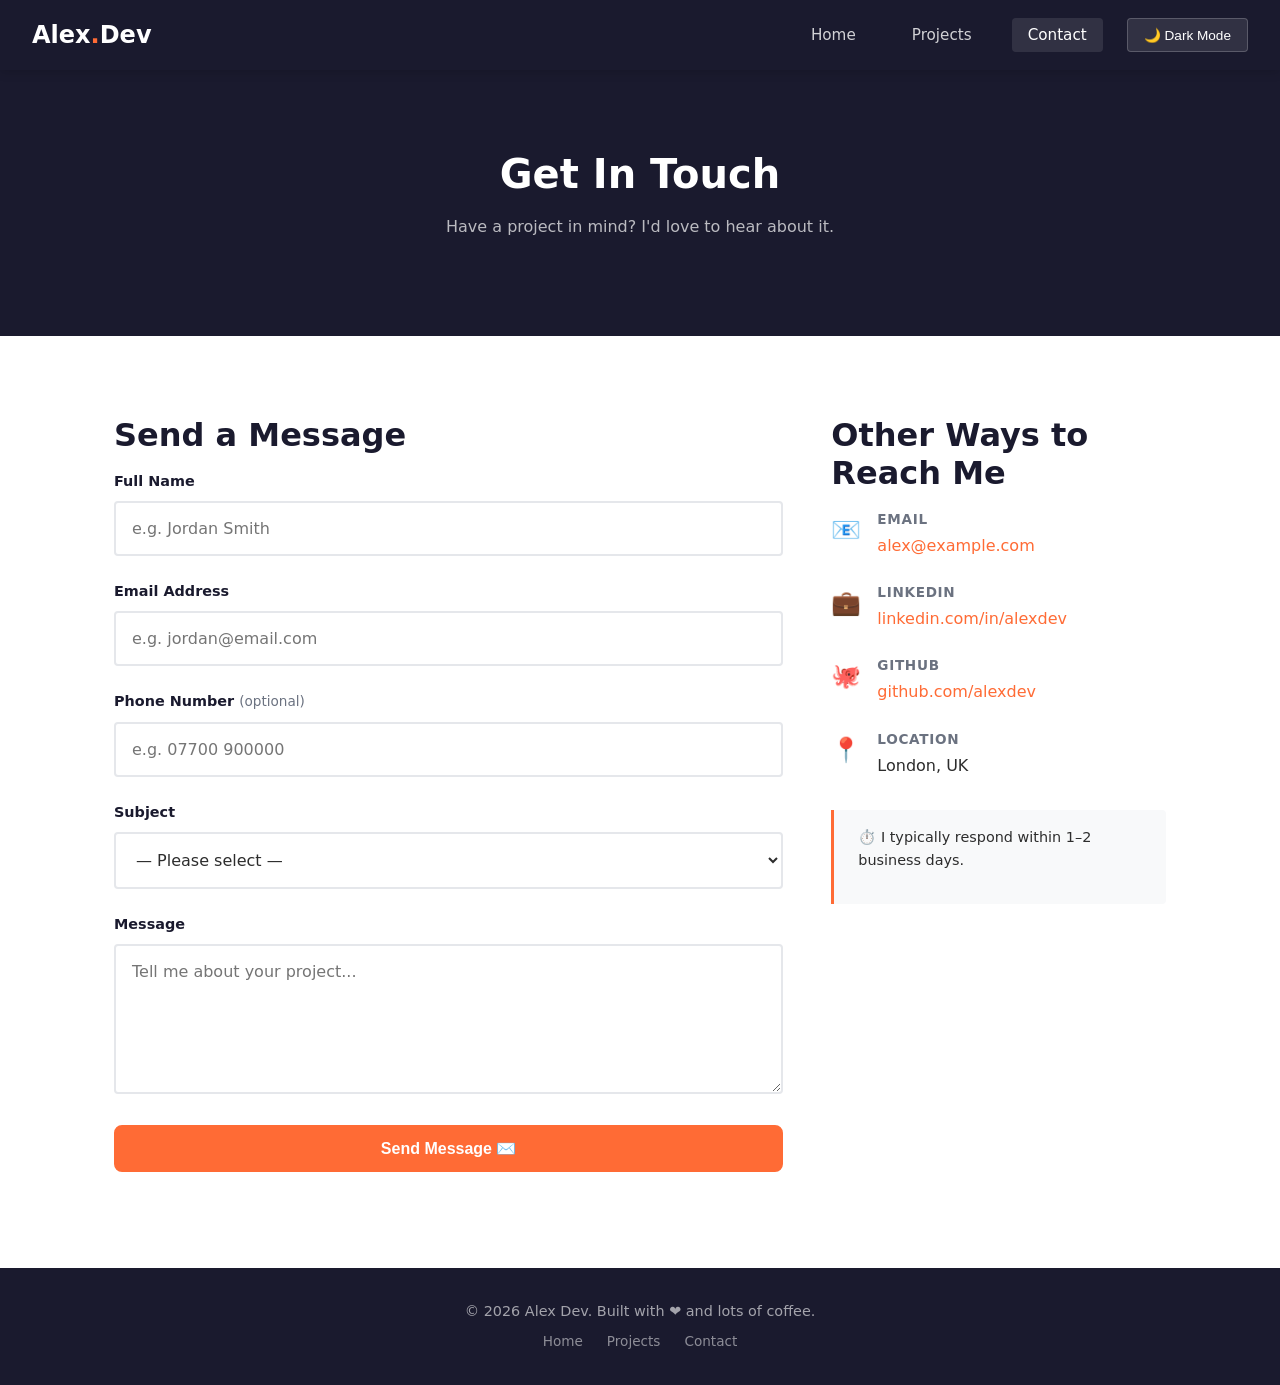
<file: contact.html>
<!DOCTYPE html>
<!--
  ============================================================
  WEEK 3 — Forms, Links & Tables
  ============================================================
  What we're building: The CONTACT page of Alex's portfolio.

  This page is the main teaching example for HTML forms.

  Key form concepts covered:
  - <form> wraps all inputs
  - <label> must be paired with every <input> (accessibility)
  - <input> types: text, email, tel
  - <select> and <option> for dropdowns
  - <textarea> for multi-line text
  - required attribute for basic validation
  - name attribute — what gets sent to the server

  WEEK 7 — JavaScript adds form submission feedback (see script.js)
  ============================================================
-->
<html lang="en">

<head>
  <meta charset="UTF-8" />
  <meta name="viewport" content="width=device-width, initial-scale=1.0" />
  <title>Contact — Alex Dev</title>
  <link rel="stylesheet" href="style.css" />
</head>

<body>

  <!-- ==================== HEADER ======================== -->
  <header class="site-header">
    <div class="logo">
      <a href="index.html">Alex<span class="accent">.</span>Dev</a>
    </div>

    <button class="menu-toggle" id="menuToggle" aria-label="Toggle navigation">
      ☰
    </button>

    <nav class="main-nav" id="mainNav">
      <ul>
        <li><a href="index.html">Home</a></li>
        <li><a href="projects.html">Projects</a></li>
        <li><a href="contact.html" class="active">Contact</a></li>
        <li>
          <button class="dark-toggle" id="darkToggle">🌙 Dark Mode</button>
        </li>
      </ul>
    </nav>
  </header>


  <main>

    <section class="page-hero">
      <h1>Get In Touch</h1>
      <p>Have a project in mind? I'd love to hear about it.</p>
    </section>


    <!-- =================== CONTACT LAYOUT =================== -->
    <!--
      WEEK 5: Two-column layout using Flexbox.
      Left column: contact form.
      Right column: contact info.
      On mobile, they stack vertically (media query in style.css).
    -->
    <section class="contact-section">

      <div class="contact-grid">

        <!-- =========== LEFT: THE FORM =========== -->
        <div class="contact-form-wrapper">

          <h2>Send a Message</h2>

          <!--
            FORM ELEMENT — Week 3
            ─────────────────────
            action="/submit" — WHERE the form data gets sent (a server URL)
            method="POST"    — HOW the data is sent (POST hides data in request body)

            NOTE: For this learning project, the form doesn't actually
            submit anywhere. In Week 7, we prevent the default submit
            and show a success message with JavaScript instead.
          -->
          <form class="contact-form" id="contactForm" action="/submit" method="POST">

            <!-- ─── FIELD: Full Name ─── -->
            <!--
              ALWAYS pair <label> with <input>.

              The for="name" on <label> must MATCH the id="name" on <input>.
              This does two things:
              1. Clicking the label focuses the input (better UX)
              2. Screen readers announce the label when the input is focused
            -->
            <div class="form-group">
              <label for="name">Full Name</label>
              <input
                type="text"
                id="name"
                name="name"
                placeholder="e.g. Jordan Smith"
                required
              />
              <!--
                required — The browser won't submit if this is empty.
                name="name" — This is the KEY sent to the server: { name: "Jordan Smith" }
                placeholder — Hint text that disappears when you type
              -->
            </div>


            <!-- ─── FIELD: Email ─── -->
            <div class="form-group">
              <label for="email">Email Address</label>
              <input
                type="email"
                id="email"
                name="email"
                placeholder="e.g. jordan@email.com"
                required
              />
              <!--
                type="email" does two things automatically:
                1. Validates that the input looks like an email address
                2. On mobile, opens the email keyboard (with @ key visible)
              -->
            </div>


            <!-- ─── FIELD: Phone (optional) ─── -->
            <div class="form-group">
              <label for="phone">
                Phone Number <span class="optional">(optional)</span>
              </label>
              <input
                type="tel"
                id="phone"
                name="phone"
                placeholder="e.g. 07700 900000"
              />
              <!--
                type="tel" — Opens the number keyboard on mobile.
                No required attribute — this field is optional.
              -->
            </div>


            <!-- ─── FIELD: Subject (Dropdown) ─── -->
            <div class="form-group">
              <label for="subject">Subject</label>
              <!--
                <select> creates a dropdown menu.
                Each <option> is one choice.
                The value attribute is what gets sent to the server.
                The text between the tags is what the user SEES.
              -->
              <select id="subject" name="subject" required>
                <option value="">— Please select —</option>
                <option value="freelance">Freelance Project</option>
                <option value="collaboration">Collaboration</option>
                <option value="job">Job Opportunity</option>
                <option value="general">General Enquiry</option>
              </select>
            </div>


            <!-- ─── FIELD: Message (Textarea) ─── -->
            <div class="form-group">
              <label for="message">Message</label>
              <!--
                <textarea> is for multi-line text input.
                rows="6" sets the visible height (but user can resize).
                Unlike <input>, textarea has a closing tag.
                Default content goes BETWEEN the tags (not in placeholder).
              -->
              <textarea
                id="message"
                name="message"
                rows="6"
                placeholder="Tell me about your project..."
                required
              ></textarea>
            </div>


            <!-- ─── SUBMIT BUTTON ─── -->
            <!--
              type="submit" — Clicking this triggers form submission.
              The browser will validate required fields first.
            -->
            <button type="submit" class="btn btn-primary btn-full">
              Send Message ✉️
            </button>

            <!--
              WEEK 7: JavaScript writes a success or error message here.
              It's empty in HTML — JS fills it in dynamically.
            -->
            <p class="form-feedback" id="formFeedback"></p>

          </form>
        </div>


        <!-- =========== RIGHT: CONTACT INFO =========== -->
        <div class="contact-info">

          <h2>Other Ways to Reach Me</h2>

          <!-- WEEK 3: Special link types -->
          <div class="contact-detail">
            <span class="contact-icon">📧</span>
            <div>
              <strong>Email</strong>
              <!-- href="mailto:..." opens the user's email client -->
              <a href="mailto:alex@example.com">alex@example.com</a>
            </div>
          </div>

          <div class="contact-detail">
            <span class="contact-icon">💼</span>
            <div>
              <strong>LinkedIn</strong>
              <a href="https://linkedin.com" target="_blank" rel="noopener">
                linkedin.com/in/alexdev
              </a>
            </div>
          </div>

          <div class="contact-detail">
            <span class="contact-icon">🐙</span>
            <div>
              <strong>GitHub</strong>
              <a href="https://github.com" target="_blank" rel="noopener">
                github.com/alexdev
              </a>
            </div>
          </div>

          <div class="contact-detail">
            <span class="contact-icon">📍</span>
            <div>
              <strong>Location</strong>
              <span>London, UK</span>
            </div>
          </div>

          <!-- Quick info box -->
          <div class="response-note">
            <p>⏱️ I typically respond within 1–2 business days.</p>
          </div>

        </div>

      </div>
    </section>

  </main>


  <!-- ==================== FOOTER ======================== -->
  <footer class="site-footer">
    <p>
      © <span id="currentYear"></span> Alex Dev. Built with ❤️ and lots of coffee.
    </p>
    <nav class="footer-nav">
      <a href="index.html">Home</a>
      <a href="projects.html">Projects</a>
      <a href="contact.html">Contact</a>
    </nav>
  </footer>

  <script src="script.js"></script>

</body>
</html>
</file>
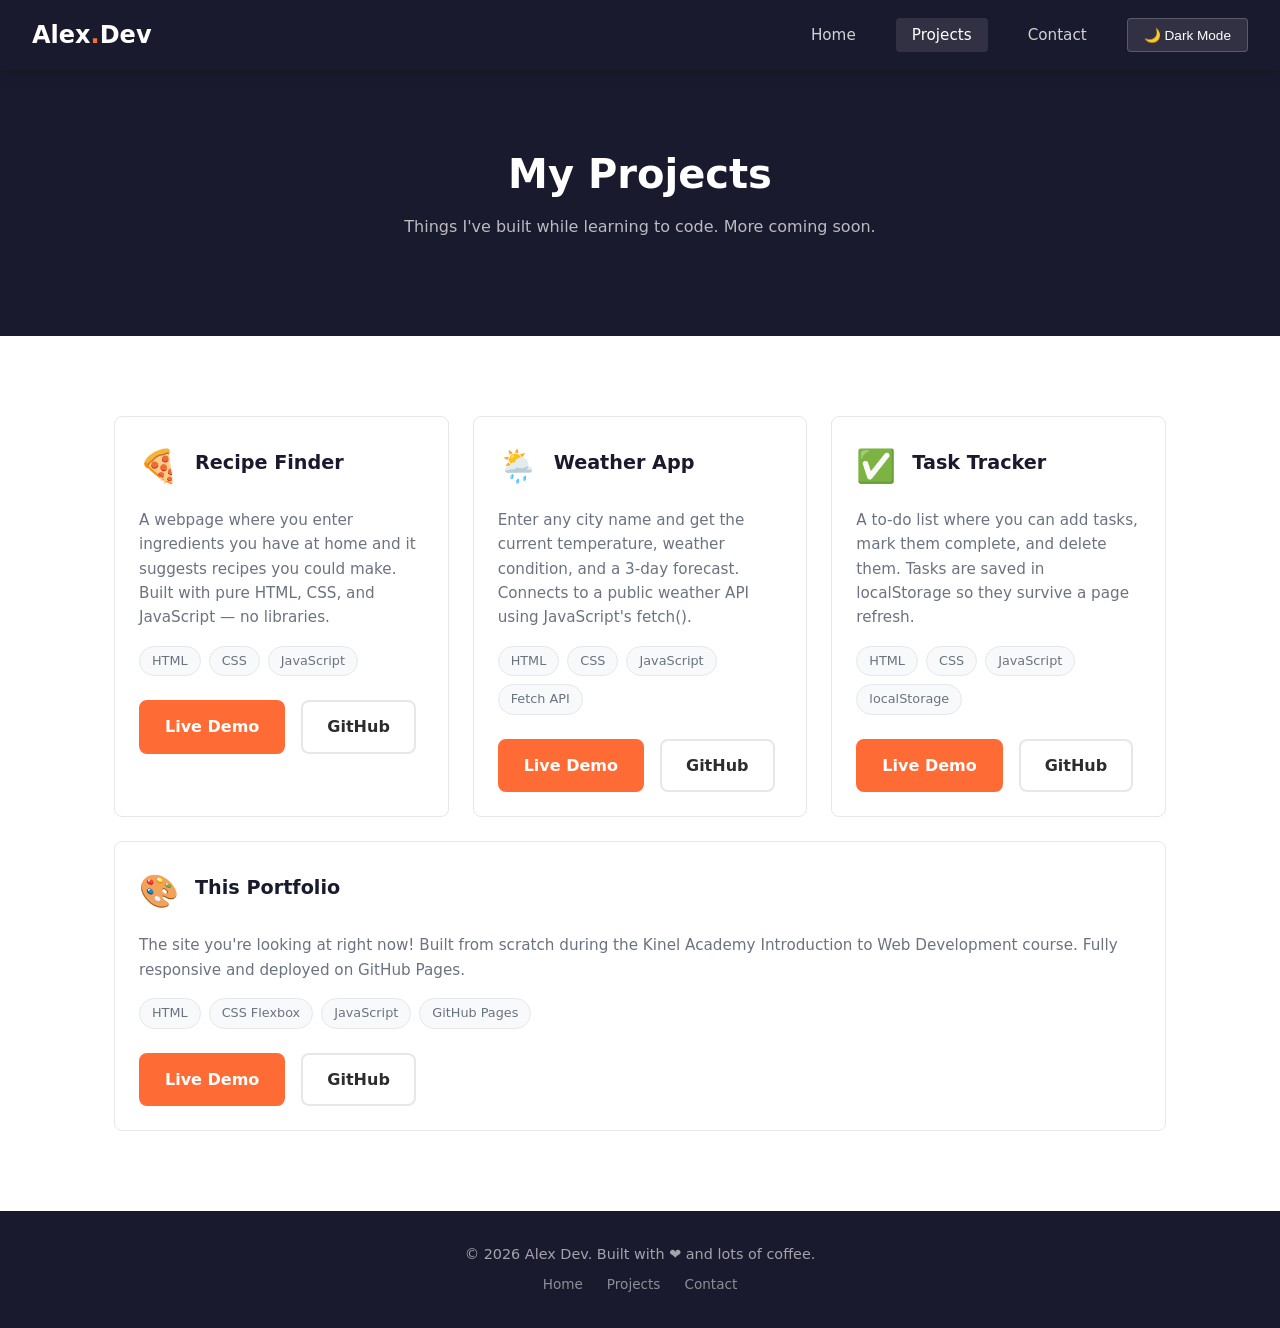
<file: projects.html>
<!DOCTYPE html>
<!--
  ============================================================
  WEEK 3 — Links & Page Navigation
  ============================================================
  What we're building: The PROJECTS page of Alex's portfolio.

  Key concepts reinforced here:
  - Linking between pages with <a href="...">
  - Consistent <header> and <footer> across pages (copy & paste)
  - Using <section> and <article> to structure content
  - The <ul> unordered list and <li> list items

  WEEK 5 — Flexbox card grid layout (see style.css)
  ============================================================
-->
<html lang="en">

<head>
  <meta charset="UTF-8" />
  <meta name="viewport" content="width=device-width, initial-scale=1.0" />

  <!-- Note: Each page has its OWN title in the browser tab -->
  <title>Projects — Alex Dev</title>

  <!-- Same CSS file — one stylesheet styles the whole site -->
  <link rel="stylesheet" href="style.css" />
</head>

<body>

  <!-- ==================== HEADER ======================== -->
  <!--
    TEACHING POINT — WEEK 3:
    The header is IDENTICAL on every page. This gives users
    a consistent navigation experience. In a real project,
    you'd use a framework or templating system. For now,
    we copy and paste it — and that's fine for learning.
  -->
  <header class="site-header">
    <div class="logo">
      <a href="index.html">Alex<span class="accent">.</span>Dev</a>
    </div>

    <button class="menu-toggle" id="menuToggle" aria-label="Toggle navigation">
      ☰
    </button>

    <nav class="main-nav" id="mainNav">
      <ul>
        <li><a href="index.html">Home</a></li>
        <!-- "active" class highlights the CURRENT page in the nav -->
        <li><a href="projects.html" class="active">Projects</a></li>
        <li><a href="contact.html">Contact</a></li>
        <li>
          <button class="dark-toggle" id="darkToggle">🌙 Dark Mode</button>
        </li>
      </ul>
    </nav>
  </header>


  <main>

    <!-- =========== PAGE HERO =========== -->
    <section class="page-hero">
      <h1>My Projects</h1>
      <p>Things I've built while learning to code. More coming soon.</p>
    </section>


    <!-- =========== PROJECTS GRID =========== -->
    <!--
      WEEK 5: Same Flexbox card grid as index.html.
      Consistent layout = consistent user experience.
    -->
    <section class="projects-section">

      <div class="card-grid">

        <!--
          WEEK 2: We use <article> for self-contained content.
          Each project card is an "article" — it makes sense on its own.
          article > section > div — go from most semantic to least.
        -->
        <article class="card card-full">
          <div class="card-header">
            <span class="card-emoji">🍕</span>
            <h2>Recipe Finder</h2>
          </div>
          <p>
            A webpage where you enter ingredients you have at home and it
            suggests recipes you could make. Built with pure HTML, CSS, and
            JavaScript — no libraries.
          </p>

          <!-- WEEK 3: An unordered list — perfect for technologies used -->
          <ul class="tech-list">
            <li>HTML</li>
            <li>CSS</li>
            <li>JavaScript</li>
          </ul>

          <div class="card-links">
            <!-- target="_blank" opens in new tab | rel="noopener" is a security best practice -->
            <a href="#" target="_blank" rel="noopener" class="btn btn-primary">Live Demo</a>
            <a href="#" target="_blank" rel="noopener" class="btn btn-secondary">GitHub</a>
          </div>
        </article>


        <article class="card card-full">
          <div class="card-header">
            <span class="card-emoji">🌦️</span>
            <h2>Weather App</h2>
          </div>
          <p>
            Enter any city name and get the current temperature, weather
            condition, and a 3-day forecast. Connects to a public weather API
            using JavaScript's fetch().
          </p>
          <ul class="tech-list">
            <li>HTML</li>
            <li>CSS</li>
            <li>JavaScript</li>
            <li>Fetch API</li>
          </ul>
          <div class="card-links">
            <a href="#" target="_blank" rel="noopener" class="btn btn-primary">Live Demo</a>
            <a href="#" target="_blank" rel="noopener" class="btn btn-secondary">GitHub</a>
          </div>
        </article>


        <article class="card card-full">
          <div class="card-header">
            <span class="card-emoji">✅</span>
            <h2>Task Tracker</h2>
          </div>
          <p>
            A to-do list where you can add tasks, mark them complete, and
            delete them. Tasks are saved in localStorage so they survive
            a page refresh.
          </p>
          <ul class="tech-list">
            <li>HTML</li>
            <li>CSS</li>
            <li>JavaScript</li>
            <li>localStorage</li>
          </ul>
          <div class="card-links">
            <a href="#" target="_blank" rel="noopener" class="btn btn-primary">Live Demo</a>
            <a href="#" target="_blank" rel="noopener" class="btn btn-secondary">GitHub</a>
          </div>
        </article>


        <article class="card card-full">
          <div class="card-header">
            <span class="card-emoji">🎨</span>
            <h2>This Portfolio</h2>
          </div>
          <p>
            The site you're looking at right now! Built from scratch during
            the Kinel Academy Introduction to Web Development course.
            Fully responsive and deployed on GitHub Pages.
          </p>
          <ul class="tech-list">
            <li>HTML</li>
            <li>CSS Flexbox</li>
            <li>JavaScript</li>
            <li>GitHub Pages</li>
          </ul>
          <div class="card-links">
            <a href="#" target="_blank" rel="noopener" class="btn btn-primary">Live Demo</a>
            <a href="#" target="_blank" rel="noopener" class="btn btn-secondary">GitHub</a>
          </div>
        </article>

      </div>
    </section>

  </main>


  <!-- ==================== FOOTER ======================== -->
  <!-- Same footer on every page -->
  <footer class="site-footer">
    <p>
      © <span id="currentYear"></span> Alex Dev. Built with ❤️ and lots of coffee.
    </p>
    <nav class="footer-nav">
      <a href="index.html">Home</a>
      <a href="projects.html">Projects</a>
      <a href="contact.html">Contact</a>
    </nav>
  </footer>

  <!-- Same JS file on every page -->
  <script src="script.js"></script>

</body>
</html>
</file>
<file: style.css>
/*
  ============================================================
  ALEX DEV PORTFOLIO — style.css

  WEEK 3: Colors, fonts, spacing (added in Week 3)
  WEEK 4: Box model concepts (padding, border, margin)
  WEEK 5: Flexbox layouts + media queries

  TABLE OF CONTENTS:
  1.  CSS Variables (custom properties)
  2.  Reset & Base Styles
  3.  Typography
  4.  Layout Utilities
  5.  Header & Navigation (Flexbox — Week 5)
  6.  Hero Section
  7.  Buttons
  8.  Cards & Card Grid (Flexbox — Week 5)
  9.  About Section
  10. Skills Table
  11. Projects Page
  12. Contact Page & Form
  13. Footer
  14. Dark Mode
  15. Media Queries — Responsive Design (Week 5)
  ============================================================
*/


/* ============================================================
   1. CSS VARIABLES (Custom Properties)
   ============================================================
   WEEK 3 — CSS Fundamentals

   CSS variables let you define a value ONCE and reuse it everywhere.
   Change one variable → the change updates across the entire site.

   Syntax: --variable-name: value;
   Usage:  color: var(--variable-name);

   We define them on :root so they're available on every element.
   ============================================================ */

:root {
  /* Colour palette */
  --color-primary:    #ff6b35;   /* Orange — our main brand colour */
  --color-secondary:  #1a1a2e;   /* Deep navy — used for dark backgrounds */
  --color-accent:     #e94560;   /* Pink-red — for highlights and hover states */

  /* Background and text colours */
  --color-bg:         #ffffff;   /* Page background */
  --color-bg-soft:    #f8f9fa;   /* Slightly off-white for sections */
  --color-text:       #2d2d2d;   /* Main body text — NOT pure black (easier on eyes) */
  --color-text-muted: #6b7280;   /* Lighter text for subtitles and captions */

  /* Border */
  --color-border:     #e5e7eb;

  /* Spacing scale — consistent gaps throughout the site */
  --space-xs:   0.5rem;    /*  8px */
  --space-sm:   1rem;      /* 16px */
  --space-md:   1.5rem;    /* 24px */
  --space-lg:   2rem;      /* 32px */
  --space-xl:   3rem;      /* 48px */
  --space-2xl:  5rem;      /* 80px */

  /* Typography */
  --font-body:    'Segoe UI', system-ui, sans-serif;
  --font-heading: 'Segoe UI', system-ui, sans-serif;

  /* Borders */
  --radius-sm:  4px;
  --radius-md:  8px;
  --radius-lg:  16px;

  /* Transitions */
  --transition: 0.2s ease;
}


/* ============================================================
   2. RESET & BASE STYLES
   ============================================================
   WEEK 4 — The CSS Box Model

   The star selector (*) targets EVERY element on the page.

   box-sizing: border-box — THE most important CSS rule you'll add.

   DEFAULT (content-box):
     width: 300px + padding: 20px + border: 2px = 344px TOTAL
     The element is WIDER than you specified!

   WITH border-box:
     width: 300px TOTAL — padding and border are included.
     The element is EXACTLY as wide as you said.

   Always add this. No exceptions.
   ============================================================ */

*,
*::before,
*::after {
  box-sizing: border-box;  /* Week 4: Include padding + border in width/height */
  margin: 0;               /* Remove browser default margins */
  padding: 0;              /* Remove browser default padding */
}

body {
  font-family: var(--font-body);
  color: var(--color-text);
  background-color: var(--color-bg);
  line-height: 1.6;        /* Space between lines of text — 1.6 is comfortable to read */
}

img {
  max-width: 100%;         /* Images never overflow their container */
  display: block;          /* Removes the invisible gap below inline images */
}


/* ============================================================
   3. TYPOGRAPHY
   ============================================================
   WEEK 3 — CSS Fundamentals: Fonts & Text
   ============================================================ */

h1, h2, h3, h4 {
  font-family: var(--font-heading);
  line-height: 1.2;              /* Tighter line-height for headings */
  color: var(--color-secondary); /* Headings use our dark navy colour */
  margin-bottom: var(--space-sm);
}

h1 { font-size: 2.5rem; }   /* 40px */
h2 { font-size: 2rem; }     /* 32px */
h3 { font-size: 1.5rem; }   /* 24px */

p {
  margin-bottom: var(--space-sm);
  color: var(--color-text);
}

a {
  color: var(--color-primary);
  text-decoration: none;         /* Remove underline from links by default */
}

a:hover {
  text-decoration: underline;    /* Show underline on hover — accessibility best practice */
}

.accent {
  color: var(--color-primary);   /* Orange colour for branded text like "Alex." */
}

.optional {
  font-size: 0.85rem;
  color: var(--color-text-muted);
  font-weight: normal;
}


/* ============================================================
   4. LAYOUT UTILITIES
   ============================================================ */

/* A max-width container that stays centred on wide screens */
.container {
  max-width: 1100px;
  margin-left: auto;
  margin-right: auto;
  padding-left: var(--space-md);
  padding-right: var(--space-md);
}

section {
  padding: var(--space-2xl) var(--space-md); /* Big vertical padding between sections */
  max-width: 1100px;
  margin: 0 auto;
}

.section-subtitle {
  color: var(--color-text-muted);
  font-size: 1.1rem;
  margin-bottom: var(--space-lg);
}

.section-cta {
  text-align: center;
  margin-top: var(--space-lg);
}


/* ============================================================
   5. HEADER & NAVIGATION
   ============================================================
   WEEK 5 — Flexbox Layouts

   display: flex on the header makes it a FLEX CONTAINER.
   Direct children (logo, nav) become FLEX ITEMS.

   justify-content: space-between — pushes logo to LEFT, nav to RIGHT.
   align-items: center — vertically centres both in the header bar.
   ============================================================ */

.site-header {
  display: flex;                       /* Week 5: Enable Flexbox */
  justify-content: space-between;      /* Logo left, nav right */
  align-items: center;                 /* Vertically centre both */
  padding: var(--space-sm) var(--space-lg);
  background-color: var(--color-secondary);
  position: sticky;                    /* Stays at top when scrolling */
  top: 0;
  z-index: 100;                        /* Ensure it stays above all other content */
  box-shadow: 0 2px 10px rgba(0, 0, 0, 0.15);
}

/* Logo link */
.logo a {
  font-size: 1.5rem;
  font-weight: 700;
  color: white;
  text-decoration: none;
}

/* Navigation list — horizontal links */
.main-nav ul {
  display: flex;           /* Nav items side by side */
  align-items: center;
  gap: var(--space-md);    /* Space between nav items */
  list-style: none;        /* Remove bullet points */
}

.main-nav a {
  color: rgba(255, 255, 255, 0.8);   /* Slightly transparent white */
  font-size: 0.95rem;
  font-weight: 500;
  text-decoration: none;
  transition: color var(--transition);
  padding: var(--space-xs) var(--space-sm);
  border-radius: var(--radius-sm);
}

.main-nav a:hover,
.main-nav a.active {
  color: white;
  background-color: rgba(255, 255, 255, 0.1);
  text-decoration: none;
}

/* Mobile hamburger button — hidden on desktop, shown on mobile */
.menu-toggle {
  display: none;           /* Week 15: Shown only on mobile via @media query */
  background: none;
  border: 1px solid rgba(255, 255, 255, 0.4);
  color: white;
  font-size: 1.25rem;
  padding: var(--space-xs) var(--space-sm);
  cursor: pointer;
  border-radius: var(--radius-sm);
}

/* Dark mode toggle button in the nav */
.dark-toggle {
  background: rgba(255, 255, 255, 0.1);
  border: 1px solid rgba(255, 255, 255, 0.2);
  color: white;
  padding: var(--space-xs) var(--space-sm);
  border-radius: var(--radius-sm);
  cursor: pointer;
  font-size: 0.85rem;
  transition: background var(--transition);
}

.dark-toggle:hover {
  background: rgba(255, 255, 255, 0.2);
}


/* ============================================================
   6. HERO SECTION
   ============================================================
   WEEK 5 — Flexbox: Perfect centering with flex-direction: column
   ============================================================ */

.hero {
  display: flex;
  flex-direction: column;    /* Stack children vertically */
  justify-content: center;   /* Centre vertically */
  align-items: flex-start;   /* Align to the left */
  min-height: 70vh;          /* At least 70% of the viewport height */
  background: linear-gradient(135deg, var(--color-secondary) 0%, #16213e 100%);
  color: white;
  padding: var(--space-2xl) var(--space-md);
  max-width: 100%;
}

.hero h1 {
  font-size: clamp(2rem, 5vw, 3.5rem); /* Fluid font size — scales with viewport */
  color: white;
  margin-bottom: var(--space-md);
}

.hero-subtitle {
  font-size: 1.2rem;
  color: rgba(255, 255, 255, 0.75);
  max-width: 540px;
  margin-bottom: var(--space-lg);
}

.hero-buttons {
  display: flex;       /* Buttons side by side */
  gap: var(--space-sm);
  flex-wrap: wrap;     /* Wrap to next line if screen is too narrow */
}

/* Page hero (used on projects.html and contact.html) */
.page-hero {
  background: var(--color-secondary);
  color: white;
  padding: var(--space-2xl) var(--space-md);
  text-align: center;
  max-width: 100%;
}

.page-hero h1 {
  color: white;
}

.page-hero p {
  color: rgba(255, 255, 255, 0.7);
}


/* ============================================================
   7. BUTTONS
   ============================================================
   WEEK 4 — Box Model: Padding gives buttons their shape

   Without padding, a button would hug its text tightly.
   Padding adds breathing room INSIDE the element.
   ============================================================ */

.btn {
  /*
    WEEK 4 BOX MODEL DEMO:
    content: the button text ("View My Work")
    padding: 0.75rem 1.5rem — space inside between text and edges
    border: 2px solid ... — the outline
    margin: (applied by parent's gap) — space between buttons
  */
  display: inline-block;
  padding: 0.75rem 1.5rem;          /* Vertical | Horizontal */
  border-radius: var(--radius-md);
  font-size: 1rem;
  font-weight: 600;
  cursor: pointer;
  border: 2px solid transparent;
  text-decoration: none;
  transition: all var(--transition);
}

.btn-primary {
  background-color: var(--color-primary);
  color: white;
  border-color: var(--color-primary);
}

.btn-primary:hover {
  background-color: var(--color-accent);
  border-color: var(--color-accent);
  text-decoration: none;
}

.btn-secondary {
  background-color: transparent;
  color: white;
  border-color: rgba(255, 255, 255, 0.5);
}

.btn-secondary:hover {
  background-color: rgba(255, 255, 255, 0.1);
  text-decoration: none;
}

.btn-full {
  width: 100%;         /* Button fills the full width of its container */
  text-align: center;
}


/* ============================================================
   8. CARDS & CARD GRID
   ============================================================
   WEEK 4 — Box Model: margin, padding, border on cards
   WEEK 5 — Flexbox: the card grid layout
   ============================================================ */

/*
  WEEK 5 FLEXBOX CARD GRID:

  .card-grid is the FLEX CONTAINER.
  Each .card is a FLEX ITEM.

  flex-wrap: wrap — When there's no room for more cards in a row,
  they drop down to the NEXT row automatically.

  gap: 1.5rem — Clean spacing between all cards.
*/
.card-grid {
  display: flex;
  flex-wrap: wrap;
  gap: var(--space-md);
  margin-top: var(--space-lg);
}

/*
  WEEK 4 BOX MODEL ON CARDS:

  margin:  (handled by parent's gap)
  border:  1px solid var(--color-border)
  padding: var(--space-md)        ← space inside between content and edges
  content: h3, p, link inside
*/
.card {
  flex: 1;                          /* Each card grows equally to fill available space */
  min-width: 260px;                 /* Cards are at least 260px wide before wrapping */
  background-color: var(--color-bg);
  border: 1px solid var(--color-border);
  border-radius: var(--radius-md);
  padding: var(--space-md);        /* Week 4: Space between content and border */
  transition: transform var(--transition), box-shadow var(--transition);
}

.card:hover {
  transform: translateY(-4px);     /* Card lifts up slightly on hover */
  box-shadow: 0 8px 24px rgba(0, 0, 0, 0.1);
}

.card h2,
.card h3 {
  margin-bottom: var(--space-xs);
  font-size: 1.2rem;
}

.card p {
  color: var(--color-text-muted);
  font-size: 0.95rem;
  margin-bottom: var(--space-sm);
}

.card-link {
  font-weight: 600;
  color: var(--color-primary);
  font-size: 0.9rem;
}

/* Full-width card variant for projects page */
.card-full {
  min-width: 280px;
}

.card-header {
  display: flex;
  align-items: center;
  gap: var(--space-sm);
  margin-bottom: var(--space-sm);
}

.card-emoji {
  font-size: 2rem;
}

/* Technology tags list inside project cards */
.tech-list {
  display: flex;
  flex-wrap: wrap;
  gap: 0.5rem;
  list-style: none;
  margin-bottom: var(--space-md);
}

.tech-list li {
  background-color: var(--color-bg-soft);
  border: 1px solid var(--color-border);
  padding: 0.25rem 0.75rem;
  border-radius: 20px;        /* Pill shape */
  font-size: 0.8rem;
  color: var(--color-text-muted);
  font-weight: 500;
}

.card-links {
  display: flex;
  gap: var(--space-sm);
  flex-wrap: wrap;
}

.card-links .btn-secondary {
  color: var(--color-text);
  border-color: var(--color-border);
}

.card-links .btn-secondary:hover {
  background-color: var(--color-bg-soft);
}


/* ============================================================
   9. ABOUT SECTION
   ============================================================ */

.about {
  background-color: var(--color-bg-soft);
  border-radius: var(--radius-lg);
}

.about-content {
  display: flex;                 /* Week 5: Flexbox for side-by-side layout */
  align-items: center;
  gap: var(--space-xl);
  flex-wrap: wrap;               /* Stack on small screens */
}

.about-text {
  flex: 1;
  min-width: 280px;
}

.about-image img {
  border-radius: 50%;            /* Circular profile image */
  border: 4px solid var(--color-primary);
}


/* ============================================================
   10. SKILLS TABLE
   ============================================================
   WEEK 3 — Tables

   Tables use collapse border model and alternating row colours.
   ============================================================ */

.skills-table {
  width: 100%;
  border-collapse: collapse;     /* Remove double borders between cells */
  margin-top: var(--space-md);
}

.skills-table th,
.skills-table td {
  /* WEEK 4 BOX MODEL: padding adds space inside each cell */
  padding: var(--space-sm) var(--space-md);
  text-align: left;
  border-bottom: 1px solid var(--color-border);
}

.skills-table th {
  background-color: var(--color-secondary);
  color: white;
  font-weight: 600;
  font-size: 0.9rem;
  text-transform: uppercase;
  letter-spacing: 0.05em;
}

/* Alternating row colours (zebra striping) */
.skills-table tbody tr:nth-child(even) {
  background-color: var(--color-bg-soft);
}

.skills-table tbody tr:hover {
  background-color: #fff3ee;     /* Subtle orange tint on hover */
}


/* ============================================================
   11. PROJECTS PAGE
   ============================================================ */

.projects-section {
  padding-top: var(--space-xl);
}


/* ============================================================
   12. CONTACT PAGE & FORM
   ============================================================
   WEEK 3 — Forms
   WEEK 5 — Flexbox two-column layout
   ============================================================ */

/* Two-column layout: form left, info right */
.contact-grid {
  display: flex;               /* Week 5: Flexbox */
  gap: var(--space-xl);
  align-items: flex-start;     /* Don't stretch columns to equal height */
  flex-wrap: wrap;             /* Stack on mobile */
}

.contact-form-wrapper {
  flex: 2;                     /* Form takes 2/3 of the available space */
  min-width: 280px;
}

.contact-info {
  flex: 1;                     /* Info takes 1/3 of the available space */
  min-width: 240px;
}

/* Individual form groups (label + input pairs) */
.form-group {
  margin-bottom: var(--space-md);   /* Week 4: Margin pushes groups apart */
}

.form-group label {
  display: block;             /* Label on its own line above the input */
  font-weight: 600;
  margin-bottom: var(--space-xs);
  font-size: 0.9rem;
  color: var(--color-secondary);
}

/* Style all input-like elements the same way */
.form-group input,
.form-group select,
.form-group textarea {
  width: 100%;
  /* WEEK 4: Padding creates space between text and input edges */
  padding: var(--space-sm);
  border: 2px solid var(--color-border);
  border-radius: var(--radius-sm);
  font-size: 1rem;
  font-family: var(--font-body);
  background-color: var(--color-bg);
  color: var(--color-text);
  transition: border-color var(--transition);
}

/* Highlight the focused input with our brand colour */
.form-group input:focus,
.form-group select:focus,
.form-group textarea:focus {
  outline: none;                           /* Remove browser default blue outline */
  border-color: var(--color-primary);      /* Add our own coloured border */
  box-shadow: 0 0 0 3px rgba(255, 107, 53, 0.15); /* Soft glow */
}

.form-group textarea {
  resize: vertical;            /* User can only resize vertically, not horizontally */
}

/* Week 7: JavaScript writes into this paragraph */
.form-feedback {
  margin-top: var(--space-sm);
  font-weight: 600;
  font-size: 0.95rem;
  text-align: center;
}

.form-feedback.success { color: #16a34a; }   /* Green for success */
.form-feedback.error   { color: #dc2626; }   /* Red for error */

/* Contact info sidebar */
.contact-detail {
  display: flex;
  align-items: flex-start;
  gap: var(--space-sm);
  margin-bottom: var(--space-md);
}

.contact-icon {
  font-size: 1.5rem;
  margin-top: 2px;
}

.contact-detail strong {
  display: block;
  font-size: 0.85rem;
  text-transform: uppercase;
  letter-spacing: 0.05em;
  color: var(--color-text-muted);
  margin-bottom: 2px;
}

.response-note {
  background-color: var(--color-bg-soft);
  border-left: 3px solid var(--color-primary);
  padding: var(--space-sm) var(--space-md);
  border-radius: 0 var(--radius-sm) var(--radius-sm) 0;
  margin-top: var(--space-lg);
  font-size: 0.9rem;
}


/* ============================================================
   13. FOOTER
   ============================================================ */

.site-footer {
  background-color: var(--color-secondary);
  color: rgba(255, 255, 255, 0.6);
  text-align: center;
  padding: var(--space-lg) var(--space-md);
}

.site-footer p {
  color: rgba(255, 255, 255, 0.6);
  margin-bottom: var(--space-xs);
  font-size: 0.9rem;
}

.footer-nav {
  display: flex;
  justify-content: center;
  gap: var(--space-md);
}

.footer-nav a {
  color: rgba(255, 255, 255, 0.5);
  font-size: 0.85rem;
  text-decoration: none;
}

.footer-nav a:hover {
  color: white;
  text-decoration: none;
}


/* ============================================================
   14. DARK MODE
   ============================================================
   WEEK 7 — DOM Manipulation & CSS Classes

   When JavaScript adds the class "dark-mode" to <body>,
   ALL of these CSS rules activate automatically.

   JS does:  document.body.classList.toggle('dark-mode')
   CSS does: body.dark-mode .site-header { background: ...; }

   This is the power of combining JS + CSS classes.
   No inline styles needed — just add/remove a class.
   ============================================================ */

body.dark-mode {
  --color-bg:         #121212;
  --color-bg-soft:    #1e1e1e;
  --color-text:       #e5e7eb;
  --color-text-muted: #9ca3af;
  --color-border:     #374151;
  --color-secondary:  #0a0a1a;
}

body.dark-mode .site-header {
  background-color: #0a0a1a;
}

body.dark-mode .card {
  background-color: #1e1e1e;
}

body.dark-mode .skills-table th {
  background-color: #0a0a1a;
}

body.dark-mode .form-group input,
body.dark-mode .form-group select,
body.dark-mode .form-group textarea {
  background-color: #1e1e1e;
  color: #e5e7eb;
}


/* ============================================================
   15. MEDIA QUERIES — RESPONSIVE DESIGN
   ============================================================
   WEEK 5 — Media Queries & Responsive Design

   A @media query applies CSS rules ONLY when a condition is true.
   The most common condition: max-width (screen is SMALLER than X).

   HOW TO READ: "When the screen is 768px wide or smaller, apply these rules."

   Mobile-first approach:
   1. Write styles for MOBILE first (no media query needed)
   2. Then add media queries for LARGER screens
   ============================================================ */

/* ── Tablet and below: max 768px ── */
@media (max-width: 768px) {

  /* Shrink heading sizes on mobile */
  h1 { font-size: 2rem; }
  h2 { font-size: 1.5rem; }

  /* NAVIGATION: Show hamburger, hide links by default */
  .menu-toggle {
    display: block;          /* Show the ☰ button on mobile */
  }

  .main-nav {
    display: none;           /* Hide the nav links by default on mobile */
    position: absolute;
    top: 64px;               /* Below the header */
    left: 0;
    right: 0;
    background-color: var(--color-secondary);
    padding: var(--space-md);
    z-index: 99;
  }

  /* When JS adds class "open" to the nav, show it */
  .main-nav.open {
    display: block;
  }

  .main-nav ul {
    flex-direction: column;  /* Stack links vertically */
    gap: var(--space-xs);
  }

  /* HERO: Centre text on mobile */
  .hero {
    align-items: center;
    text-align: center;
    min-height: 60vh;
  }

  .hero-buttons {
    justify-content: center;
  }

  /* ABOUT: Stack image below text on mobile */
  .about-content {
    flex-direction: column;
    text-align: center;
  }

  .about-image {
    order: -1;  /* Move image ABOVE the text */
  }

  /* CONTACT GRID: Stack form and info vertically */
  .contact-grid {
    flex-direction: column;
  }

  /* SKILLS TABLE: Scroll horizontally if table is too wide */
  .skills {
    overflow-x: auto;
  }
}

/* ── Small mobile: max 480px ── */
@media (max-width: 480px) {

  section {
    padding: var(--space-xl) var(--space-sm);
  }

  .hero h1 {
    font-size: 1.75rem;
  }

  /* Force cards to full width on very small screens */
  .card {
    min-width: 100%;
  }
}
</file>
